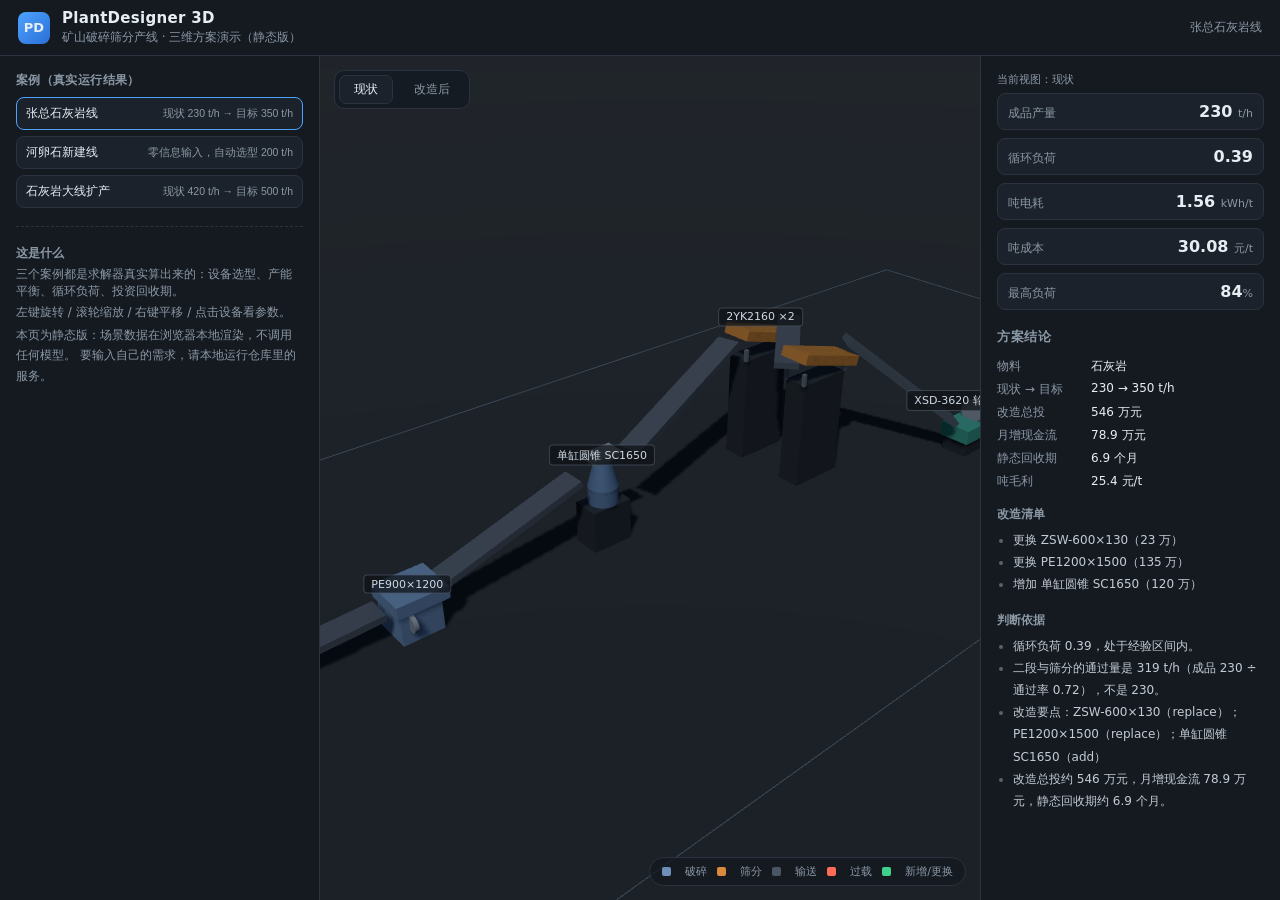
<file: docs/index.html>
<!DOCTYPE html>
<html lang="zh-CN">
<head>
<meta charset="utf-8" />
<meta name="viewport" content="width=device-width, initial-scale=1" />
<title>PlantDesigner 3D · 产线方案在线演示</title>
<link rel="stylesheet" href="./web/style.css" />
<script type="importmap">
{"imports": {"three": "./web/lib/three/three.module.js", "three/addons/": "./web/lib/three/addons/"}}
</script>
</head>
<body>
<div id="app">
  <header id="topbar">
    <div class="brand">
      <span class="logo">PD</span>
      <div>
        <h1>PlantDesigner 3D</h1>
        <p>矿山破碎筛分产线 · 三维方案演示（静态版）</p>
      </div>
    </div>
    <div class="status" id="status">点击左侧案例开始</div>
  </header>

  <aside id="left">
    <div class="hist-head">案例（真实运行结果）</div>
    <div id="case-list" class="hist-list"></div>
    <div class="hint">
      <p><b>这是什么</b></p>
      <p>三个案例都是求解器真实算出来的：设备选型、产能平衡、循环负荷、投资回收期。</p>
      <p>左键旋转 / 滚轮缩放 / 右键平移 / 点击设备看参数。</p>
      <p class="muted">本页为静态版：场景数据在浏览器本地渲染，不调用任何模型。
      要输入自己的需求，请本地运行仓库里的服务。</p>
    </div>
  </aside>

  <main id="stage">
    <div id="view"></div>
    <div id="labels"></div>
    <div id="variants">
      <button class="tab active" data-variant="before">现状</button>
      <button class="tab" data-variant="after">改造后</button>
    </div>
    <div id="legend">
      <span class="dot crush"></span>破碎
      <span class="dot screen"></span>筛分
      <span class="dot belt"></span>输送
      <span class="dot over"></span>过载
      <span class="dot new"></span>新增/更换
    </div>
  </main>

  <aside id="right">
    <div id="metrics" class="metrics"></div>
    <h2>方案结论</h2>
    <div id="inspector"><p class="muted">选择左侧案例，或点击三维场景中的设备。</p></div>
  </aside>
</div>
<script type="module" src="./web/app.js"></script>
</body>
</html>
</file>
<file: docs/web/style.css>
:root {
  --bg: #0e1116;
  --panel: #151a21;
  --panel-2: #1b222b;
  --line: #2a333f;
  --fg: #e6edf3;
  --muted: #8b98a5;
  --accent: #4da3ff;
  --warn: #ff6b57;
  --ok: #3fd18b;
}

* { box-sizing: border-box; }

html, body {
  margin: 0; height: 100%;
  background: var(--bg); color: var(--fg);
  font-family: "Segoe UI", "Microsoft YaHei", system-ui, sans-serif;
  overflow: hidden;
}

#app {
  display: grid;
  grid-template-columns: 320px 1fr 300px;
  grid-template-rows: 56px 1fr;
  grid-template-areas: "top top top" "left stage right";
  height: 100vh;
}

#topbar {
  grid-area: top;
  display: flex; align-items: center; justify-content: space-between;
  padding: 0 18px; border-bottom: 1px solid var(--line);
  background: var(--panel);
}
.brand { display: flex; align-items: center; gap: 12px; }
.logo {
  width: 32px; height: 32px; border-radius: 8px;
  background: linear-gradient(135deg, var(--accent), #2b6fd6);
  display: grid; place-items: center; font-weight: 700; font-size: 13px;
}
.brand h1 { font-size: 15px; margin: 0; letter-spacing: .02em; }
.brand p { margin: 2px 0 0; font-size: 12px; color: var(--muted); }
.status { font-size: 12px; color: var(--muted); }
.status.busy { color: var(--accent); }

#left, #right {
  background: var(--panel); padding: 16px; overflow-y: auto;
}
#left { grid-area: left; border-right: 1px solid var(--line); }
#right { grid-area: right; border-left: 1px solid var(--line); }

.field-label { display: block; font-size: 12px; color: var(--muted); margin-bottom: 8px; }

textarea {
  width: 100%; height: 150px; resize: vertical;
  background: var(--panel-2); color: var(--fg);
  border: 1px solid var(--line); border-radius: 8px;
  padding: 10px; font-size: 12.5px; line-height: 1.6;
  font-family: inherit;
}
textarea:focus { outline: none; border-color: var(--accent); }

.row { display: flex; gap: 8px; margin: 12px 0; }

button {
  flex: 1; padding: 9px 12px; border-radius: 8px; cursor: pointer;
  font-size: 13px; border: 1px solid var(--line);
  background: var(--panel-2); color: var(--fg);
  transition: .15s;
}
button:hover { border-color: var(--accent); }
button.primary {
  background: linear-gradient(135deg, var(--accent), #2b6fd6);
  border-color: transparent; font-weight: 600;
}
button.primary:disabled { opacity: .5; cursor: default; }
button.ghost { flex: 0 0 76px; }

.progress { font-size: 12px; color: var(--muted); line-height: 1.9; min-height: 60px; }
.progress .step { display: flex; gap: 8px; }
.progress .step .k { color: var(--accent); }
.progress .step.done .k { color: var(--ok); }
.progress .step.done { color: var(--muted); }

.hint { margin-top: 18px; padding-top: 14px; border-top: 1px dashed var(--line); font-size: 12px; color: var(--muted); }
.hint p { margin: 4px 0; }

#stage { grid-area: stage; position: relative; overflow: hidden; }
#view, #labels { position: absolute; inset: 0; }
#labels { pointer-events: none; }

#viewport-badge {
  position: absolute; left: 14px; bottom: 14px;
  font-size: 11px; color: var(--muted);
  background: rgba(21,26,33,.8); border: 1px solid var(--line);
  padding: 4px 10px; border-radius: 999px;
}

#legend {
  position: absolute; right: 14px; bottom: 14px;
  display: flex; gap: 10px; align-items: center;
  font-size: 11px; color: var(--muted);
  background: rgba(21,26,33,.8); border: 1px solid var(--line);
  padding: 6px 12px; border-radius: 999px;
}
.dot { width: 9px; height: 9px; border-radius: 2px; display: inline-block; margin-right: 4px; }
.dot.crush { background: #6f8fb8; }
.dot.screen { background: #d98a3d; }
.dot.belt { background: #4a5563; }
.dot.over { background: #ff6b57; }

#right h2 { font-size: 13px; margin: 0 0 12px; color: var(--muted); font-weight: 600; letter-spacing: .04em; }
.muted { color: var(--muted); font-size: 12px; line-height: 1.7; }

.kv { display: grid; grid-template-columns: 84px 1fr; gap: 6px 10px; font-size: 12px; }
.kv dt { color: var(--muted); }
.kv dd { margin: 0; }
.tag {
  display: inline-block; font-size: 10.5px; padding: 1px 7px; border-radius: 999px;
  border: 1px solid var(--line); color: var(--muted);
}
.tag.warn { border-color: var(--warn); color: var(--warn); }

/* ---- 生成进度 ---- */
.progress .step.idle { color: var(--muted); }
.progress .step .t { color: var(--muted); }
.progress .step.error { color: var(--warn); }
.progress .step.error .k { color: var(--warn); }
.status.busy { color: var(--accent); }
.status.error { color: var(--warn); }

/* ---- 三维名牌 ---- */
.equip-label {
  font-size: 11px;
  color: #cfd8e3;
  background: rgba(14, 17, 22, 0.72);
  border: 1px solid rgba(90, 105, 120, 0.55);
  padding: 2px 7px;
  border-radius: 4px;
  white-space: nowrap;
  transform: translateY(-6px);
}
.equip-label.over { color: #ffb3a8; border-color: rgba(255, 107, 87, 0.7); }
.site-label { font-size: 11px; color: #5f6d7c; }

/* ---- 变体切换 ---- */
#variants {
  position: absolute; top: 14px; left: 14px;
  display: flex; gap: 6px;
  background: rgba(21, 26, 33, 0.85);
  border: 1px solid var(--line);
  padding: 4px; border-radius: 10px;
}
#variants .tab {
  flex: 0 0 auto; padding: 5px 14px; font-size: 12px;
  background: transparent; border: 1px solid transparent; color: var(--muted);
  border-radius: 7px;
}
#variants .tab.active { background: var(--panel-2); color: var(--fg); border-color: var(--line); }

/* ---- 指标卡 ---- */
.metrics { display: grid; gap: 8px; margin-bottom: 18px; }
.metrics-cap { font-size: 11px; color: var(--muted); margin-bottom: -2px; }
.metric {
  display: flex; align-items: baseline; justify-content: space-between;
  background: var(--panel-2); border: 1px solid var(--line);
  border-radius: 8px; padding: 8px 10px;
}
.metric span { font-size: 11.5px; color: var(--muted); }
.metric b { font-size: 16px; font-weight: 600; }
.metric b i { font-size: 11px; color: var(--muted); font-style: normal; font-weight: 400; }
.metric.alert { border-color: rgba(255, 107, 87, 0.6); }
.metric.alert b { color: var(--warn); }

/* ---- 侧栏列表 ---- */
#right h3 { font-size: 12px; color: var(--muted); margin: 16px 0 6px; font-weight: 600; }
.list { margin: 0; padding-left: 16px; font-size: 12px; line-height: 1.85; color: #c3ccd6; }
.list li::marker { color: #55636f; }

/* ---- 图例新增 ---- */
.dot.new { background: #3fd18b; }

/* ---- 空状态提示 ---- */
#empty-hint {
  position: absolute; inset: 0;
  display: flex; flex-direction: column; align-items: center; justify-content: center;
  gap: 8px; text-align: center; pointer-events: none; color: var(--muted);
}
#empty-hint .big { font-size: 15px; color: #b6c2cd; margin: 0; }
#empty-hint p { margin: 0; font-size: 12px; }
#empty-hint.hidden { display: none; }

/* ---- Agent 操作区 ---- */
.agent { margin-top: 14px; padding-top: 12px; border-top: 1px dashed var(--line); }
.cmd-row { display: flex; gap: 8px; align-items: center; margin-bottom: 8px; }
#command {
  flex: 1; min-width: 0; padding: 8px 10px; font-size: 12.5px;
  background: var(--panel-2); color: var(--fg);
  border: 1px solid var(--line); border-radius: 8px;
}
#command:focus { outline: none; border-color: var(--accent); }
button.small { flex: 0 0 auto; padding: 7px 12px; font-size: 12px; }
.diff { font-size: 11px; color: var(--muted); }
.diff b { color: #cfe3ff; font-weight: 600; }
.agent-log {
  display: grid; gap: 4px; max-height: 190px; overflow-y: auto;
  font-size: 11.5px; line-height: 1.55;
}
.log-item { display: grid; grid-template-columns: 16px 1fr; gap: 6px; color: #b8c2cc; }
.log-item .ic { color: var(--muted); }
.log-item.ok .ic { color: var(--ok); }
.log-item.fail { color: #ffb3a8; }
.log-item.fail .ic { color: var(--warn); }
.log-item.say { grid-template-columns: 16px 1fr; color: #8fb7e0; }
.log-item.op { color: #d3dae2; }
.log-item .nm { color: var(--accent); }
.history { margin-top: 16px; padding-top: 14px; border-top: 1px dashed var(--line); }
.hist-head { font-size: 12px; color: var(--muted); margin-bottom: 8px; font-weight: 600; letter-spacing: .03em; }
.hist-list { display: grid; gap: 6px; max-height: 220px; overflow-y: auto; }
.hist-item {
  display: grid; grid-template-columns: 1fr auto; gap: 6px; align-items: center;
  padding: 7px 9px; border-radius: 8px;
  background: var(--panel-2); border: 1px solid var(--line);
}
.hist-item:hover { border-color: var(--accent); }
.hist-link { display: grid; gap: 2px; text-decoration: none; color: var(--fg); min-width: 0; }
.hi-name { font-size: 12px; font-weight: 600; color: #cfe3ff; }
.hi-time { font-size: 10.5px; color: var(--muted); }
.hi-main { font-size: 12px; }
.hi-meta { font-size: 10.5px; color: var(--muted); }
.hist-actions { display: flex; flex-direction: column; gap: 4px; }
.hist-btn {
  flex: 0 0 auto; padding: 3px 8px; font-size: 10.5px; line-height: 1.4;
  border-radius: 6px; border: 1px solid var(--line);
  background: transparent; color: var(--muted); cursor: pointer;
}
.hist-btn:hover { border-color: var(--accent); color: var(--fg); }
.hist-btn.danger:hover { border-color: var(--warn); color: var(--warn); }

/* 设备详情 → 整体介绍的返回按钮 */
.back-btn {
  display: inline-block; margin-bottom: 12px;
  padding: 4px 10px; font-size: 11.5px;
  background: transparent; border: 1px solid var(--line); border-radius: 6px;
  color: var(--accent); cursor: pointer; flex: 0 0 auto;
}
.back-btn:hover { border-color: var(--accent); background: rgba(77, 163, 255, .08); }

.hist-item { width: 100%; text-align: left; cursor: pointer; }
.case-item.active { border-color: var(--accent); }
</file>
